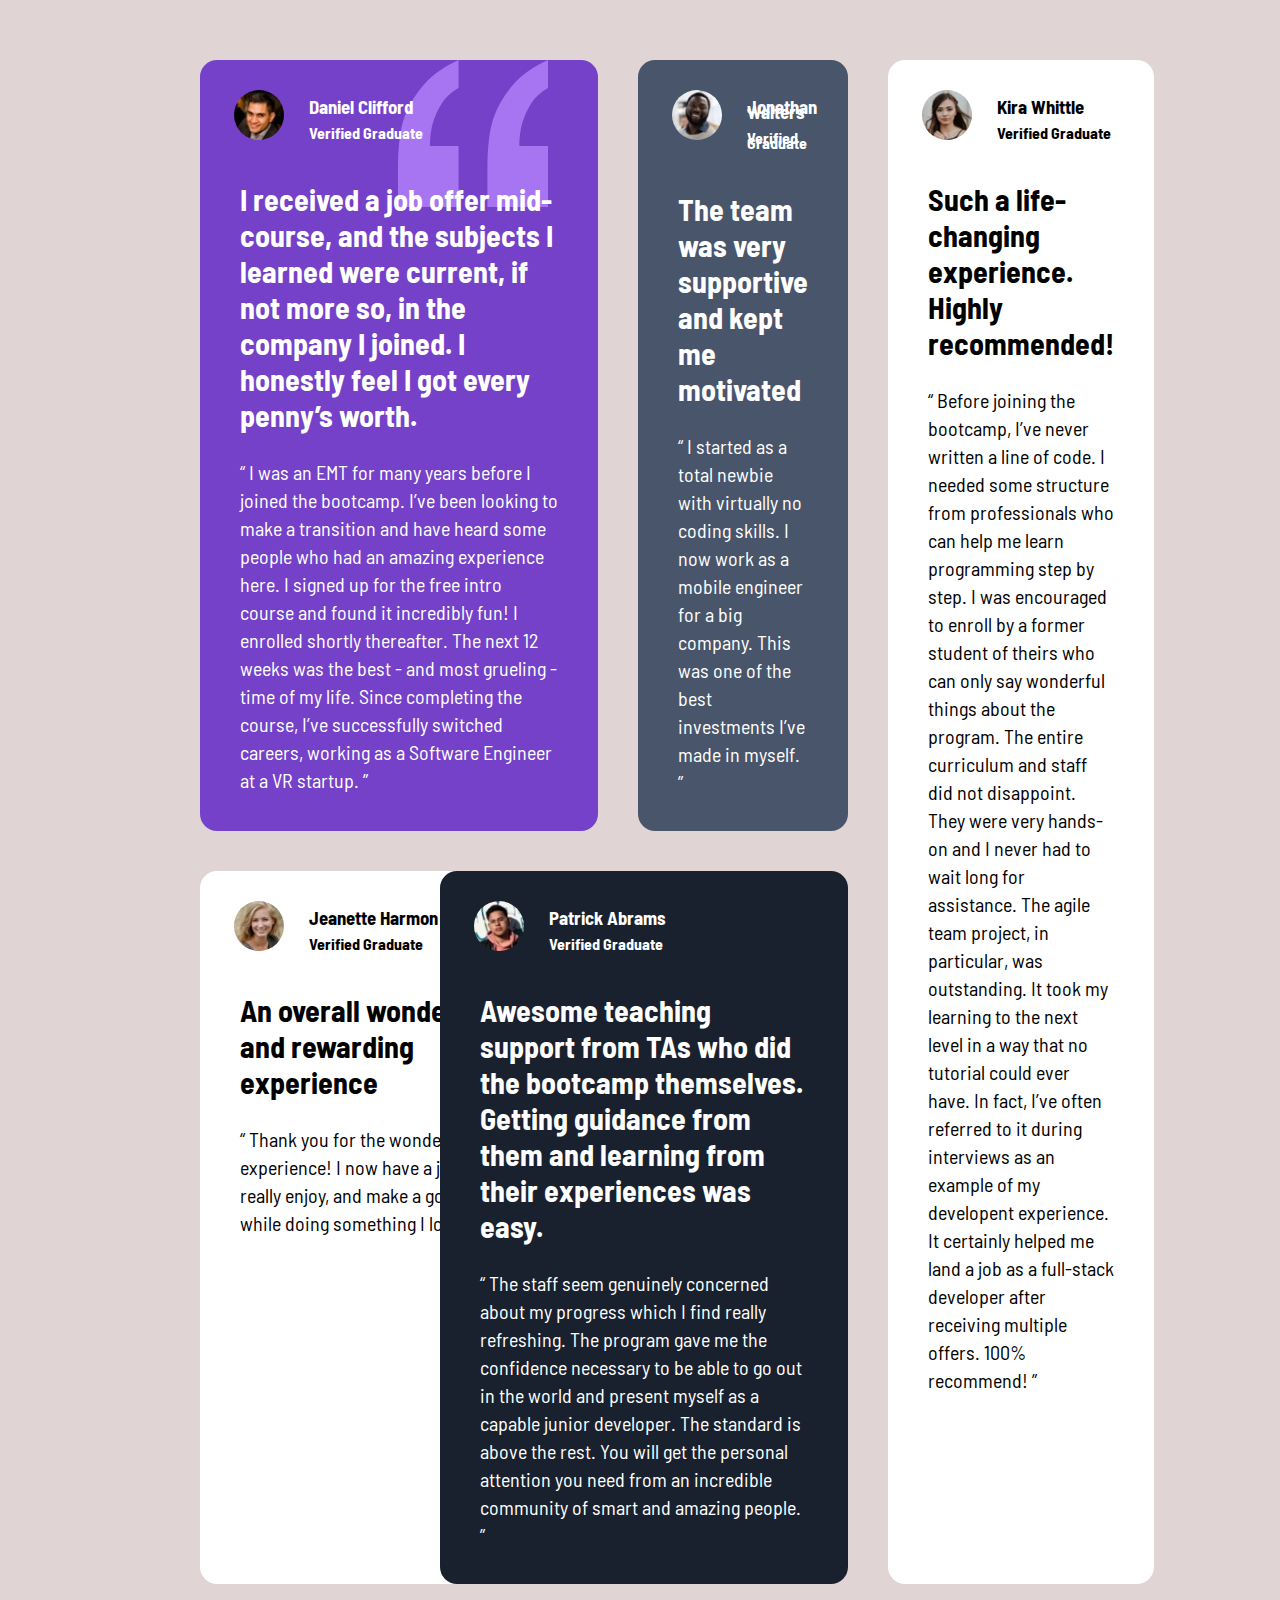
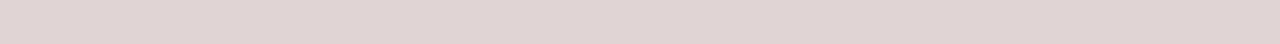
<file: 1-testimonialsGridSectionMain/index.html>
<!DOCTYPE html>
<html lang="en">
<head>
  <meta charset="UTF-8">
  <meta name="viewport" content="width=device-width, initial-scale=1.0"> <!-- displays site properly based on user's device -->
  <link rel="preconnect" href="https://fonts.googleapis.com">
  <link rel="preconnect" href="https://fonts.gstatic.com" crossorigin>
  <link href="https://fonts.googleapis.com/css2?family=Barlow+Semi+Condensed:wght@300&display=swap" rel="stylesheet">
  <link rel="icon" type="image/png" sizes="32x32" href="./images/favicon-32x32.png">
  <link rel="stylesheet" href="css/style.css">
  <title>Frontend Mentor | Testimonial Grid Section Main</title>

  <!-- Feel free to remove these styles or customise in your own stylesheet 👍 -->
  <style>
    .attribution { font-size: 11px; text-align: center; }
    .attribution a { color: hsl(228, 45%, 44%); }
  </style>
</head>
<body>
  <div class="section">
      <div class="individual p1">
        <div class="personalData">
          <img src="images/image-daniel.jpg" alt="">
          <div class="info">
            <h3>Daniel Clifford</h3>
            <h4>Verified Graduate</h4>
          </div>
        </div>
        <div class="testimony">
          <h2>I received a job offer mid-course, and the subjects I learned were current, if not more so, 
            in the company I joined. I honestly feel I got every penny’s worth.
          </h2>
          <p>“ I was an EMT for many years before I joined the bootcamp. I’ve been looking to make a 
            transition and have heard some people who had an amazing experience here. I signed up 
            for the free intro course and found it incredibly fun! I enrolled shortly thereafter. 
            The next 12 weeks was the best - and most grueling - time of my life. Since completing 
            the course, I’ve successfully switched careers, working as a Software Engineer at a VR startup. ”
          </p>
        </div>
      </div>
      <div class="individual p2">
        <div class="personalData">
          <img src="images/image-jonathan.jpg" alt="">
          <div class="info">
            <h3>Jonathan Walters</h3>
            <h4>Verified Graduate</h4>
          </div>
        </div>
        <div class="testimony">
          <h2>The team was very supportive and kept me motivated </h2>
          <p>“ I started as a total newbie with virtually no coding skills. I now work as a mobile engineer 
            for a big company. This was one of the best investments I’ve made in myself. ”
           </p>
        </div>
      </div>
      <div class="individual p3">
        <div class="personalData">
          <img src="images/image-kira.jpg" alt="">
          <div class="info">
            <h3>Kira Whittle</h3>
            <h4>Verified Graduate</h4>
          </div>
        </div>
        <div class="testimony">
          <h2> Such a life-changing experience. Highly recommended!</h2>
          <p> “ Before joining the bootcamp, I’ve never written a line of code. I needed some structure from 
            professionals who can help me learn programming step by step. I was encouraged to enroll by a former 
            student of theirs who can only say wonderful things about the program. The entire curriculum and staff 
            did not disappoint. They were very hands-on and I never had to wait long for assistance. The agile team 
            project, in particular, was outstanding. It took my learning to the next level in a way that no tutorial 
            could ever have. In fact, I’ve often referred to it during interviews as an example of my developent 
            experience. It certainly helped me land a job as a full-stack developer after receiving multiple offers. 
            100% recommend! ”</p>
        </div>
      </div>
      <div class="individual p4">
        <div class="personalData">
          <img src="images/image-jeanette.jpg" alt="">
          <div class="info">
            <h3>Jeanette Harmon</h3>
            <h4>Verified Graduate</h4>
          </div>
        </div>
        <div class="testimony">
          <h2> An overall wonderful and rewarding experience </h2>
          <p>“ Thank you for the wonderful experience! I now have a job I really enjoy, and make a good living 
            while doing something I love. ”</p>
        </div>
      </div>
      <div class="individual p5">
        <div class="personalData">
          <img src="images/image-patrick.jpg" alt="">
          <div class="info">
            <h3>Patrick Abrams</h3>
            <h4>Verified Graduate</h4>
          </div>
        </div>
        <div class="testimony">
          <h2>Awesome teaching support from TAs who did the bootcamp themselves. Getting guidance from them and 
            learning from their experiences was easy.</h2>
          <p> “ The staff seem genuinely concerned about my progress which I find really refreshing. The program 
            gave me the confidence necessary to be able to go out in the world and present myself as a capable 
            junior developer. The standard is above the rest. You will get the personal attention you need from 
            an incredible community of smart and amazing people. ”</p>
        </div>
      </div>
  </div>


  <!-- <div class="attribution">
    Challenge by <a href="https://www.frontendmentor.io?ref=challenge" target="_blank">Frontend Mentor</a>. 
    Coded by <a href="#">Meda Vyshnavi</a>.
  </div> -->
</body>
</html>
</file>
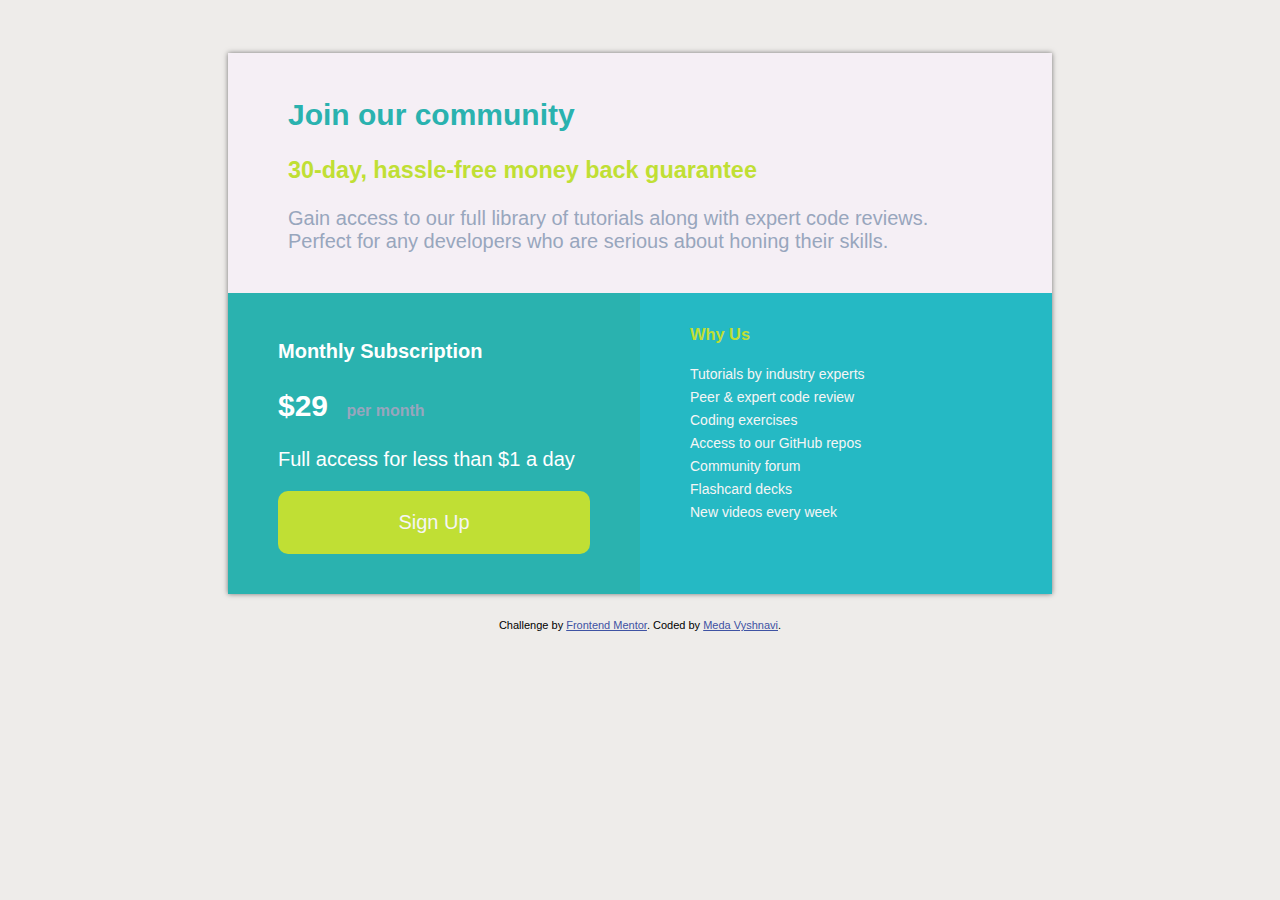
<file: 10_singlePriceGridComponentMaster/index.html>
<!DOCTYPE html>
<html lang="en">
<head>
  <meta charset="UTF-8">
  <meta name="viewport" content="width=device-width, initial-scale=1.0"> <!-- displays site properly based on user's device -->
  <link rel="stylesheet" href="style.css">
  <link rel="icon" type="image/png" sizes="32x32" href="./images/favicon-32x32.png">
  <link rel="stylesheet" href="https://fonts.google.com/specimen/Karla">
  <title>Frontend Mentor | Single Price Grid Component</title>

  <!-- Feel free to remove these styles or customise in your own stylesheet 👍 -->
  <style>
    .attribution { font-size: 11px; text-align: center; }
    .attribution a { color: hsl(228, 45%, 44%); }
  </style>
</head>
<body>
    <div class="container">
      <div class=" box top">
        <h2 class="header">Join our community</h2>
        <h3>30-day, hassle-free money back guarantee</h3>
        <p>Gain access to our full library of tutorials along with expert code reviews. 
          Perfect for any developers who are serious about honing their skills.</p>
      </div>
      <div class="box left">
          <h4> Monthly Subscription</h4>
          <h2>&dollar;29 <span>per month</span></h2>
          <p>Full access for less than &dollar;1 a day</p>
          <button>Sign Up</button>
      </div>

      <div class="box right">
        <h3> Why Us</h3>
        <p class="description">Tutorials by industry experts</p>
        <p> Peer &amp; expert code review</p>
        <p> Coding exercises</p>
        <p> Access to our GitHub repos</p>
        <p> Community forum</p>
        <p> Flashcard decks</p>
        <p>  New videos every week</p>
      </div>
    </div>

  <footer>
    <p class="attribution">
      Challenge by <a href="https://www.frontendmentor.io?ref=challenge" target="_blank">Frontend Mentor</a>. 
      Coded by <a href="#">Meda Vyshnavi</a>.
    </p>
  </footer>
</body>
</html>
</file>
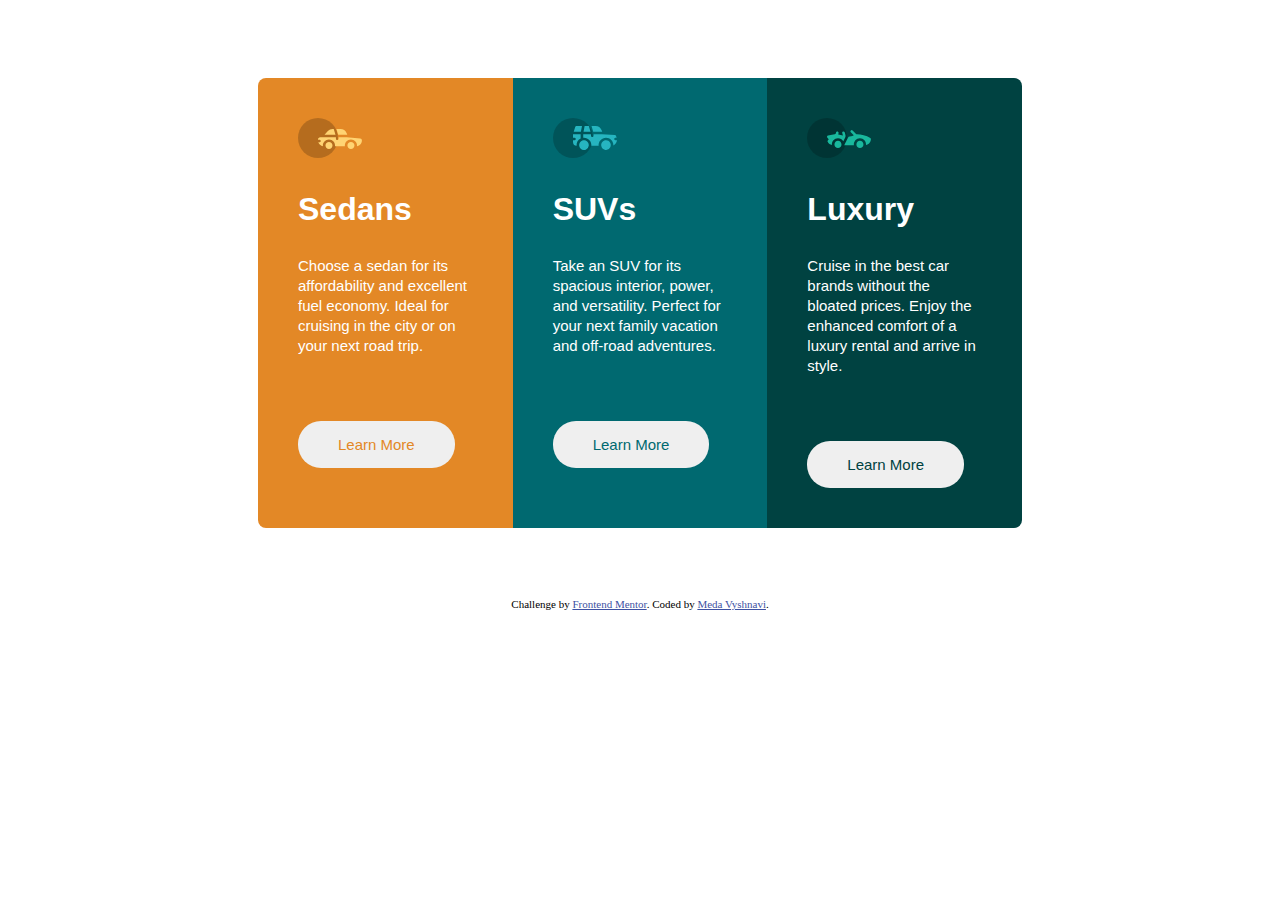
<file: 11-3columnPreviewCardComponentMain/index.html>
<!DOCTYPE html>
<html lang="en">
<head>
  <meta charset="UTF-8">
  <meta name="viewport" content="width=device-width, initial-scale=1.0"> <!-- displays site properly based on user's device -->

  <link rel="icon" type="image/png" sizes="32x32" href="./images/favicon-32x32.png">
  <link rel="stylesheet" href="style.css">
  <title>Frontend Mentor | 3-column preview card component</title>

  <!-- Feel free to remove these styles or customise in your own stylesheet 👍 -->
  <style>
    .attribution { font-size: 11px; text-align: center; }
    .attribution a { color: hsl(228, 45%, 44%); }
  </style>
</head>
<body>
  <div class="container">
      <div class=" cars sedan">
        <img src="images/icon-sedans.svg" alt="">
        <h1>Sedans</h1>
        <p>Choose a sedan for its affordability and excellent fuel economy. Ideal for cruising in the city 
          or on your next road trip.</p> 
          <button>Learn More</button>
      </div>
  
      <div class="cars suv">
        <img src="images/icon-suvs.svg" alt="">
        <h1>SUVs</h1>
        <p>Take an SUV for its spacious interior, power, and versatility. Perfect for your next family vacation 
          and off-road adventures.</p> 
        <button>Learn More</button>
      </div>
  
      <div class="cars luxury">
        <img src="images/icon-luxury.svg" alt="">
        <h1>Luxury</h1>
        <p>Cruise in the best car brands without the bloated prices. Enjoy the enhanced comfort of a luxury 
          rental and arrive in style.</p> 
        <button>Learn More</button>
      </div>
  </div>
    
  
  <div class="attribution">
    Challenge by <a href="https://www.frontendmentor.io?ref=challenge" target="_blank">Frontend Mentor</a>. 
    Coded by <a href="#">Meda Vyshnavi</a>.
  </div>
</body>
</html>
</file>
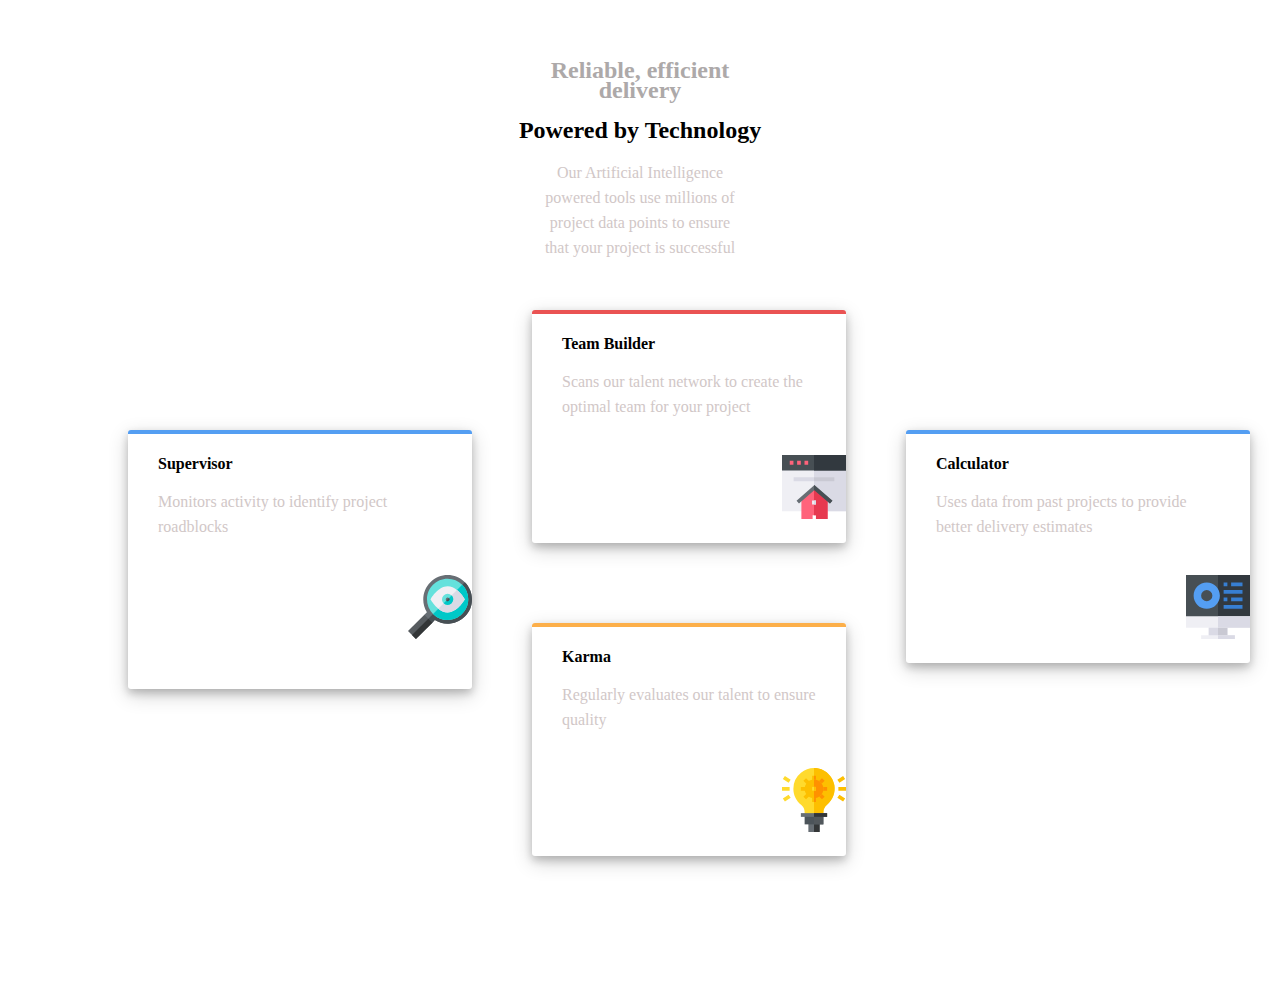
<file: 13-fourCardFeatureSectionMaster/index.html>
<!DOCTYPE html>
<html lang="en">
<head>
  <meta charset="UTF-8">
  <meta name="viewport" content="width=device-width, initial-scale=1.0"> <!-- displays site properly based on user's device -->

  <link rel="icon" type="image/png" sizes="32x32" href="./images/favicon-32x32.png">
  <link rel="preconnect" href="https://fonts.googleapis.com">
  <link rel="preconnect" href="https://fonts.gstatic.com" crossorigin>
  <link href="https://fonts.googleapis.com/css2?family=Poppins" rel="stylesheet">
  <link rel="stylesheet" href="css/style.css">
  <title>Frontend Mentor | Four card feature section</title>

  <!-- Feel free to remove these styles or customise in your own stylesheet 👍 -->
  <style>
    .attribution { font-size: 11px; text-align: center; }
    .attribution a { color: hsl(228, 45%, 44%); }
  </style>
</head>
<body>
      <div class="container">      
        <div class="section">
          <h2><span>Reliable, efficient delivery</span></h2>
          <h2>Powered by Technology</h2>
          <p>Our Artificial Intelligence powered tools use millions of project data points 
            to ensure that your project is successful</p>
        </div>
        <div class="main-section">
          <div class="left">
            <h4>Supervisor</h4>
            <p>Monitors activity to identify project roadblocks</p>
            <img src="images/icon-supervisor.svg" alt="">
          </div>
          <div class="center">
            <div class="theme1">
              <h4> Team Builder</h4>
              <p>Scans our talent network to create the optimal team for your project</p>
              <img src="images/icon-team-builder.svg" alt="">
            </div>
            <div class="theme2">
              <h4>Karma</h4>
              <p> Regularly evaluates our talent to ensure quality</p>
              <img src="images/icon-karma.svg" alt="">
            </div>
          </div>
          <div class="right">
            <h4>Calculator</h4>
            <p>Uses data from past projects to provide better delivery estimates</p>
            <img src="images/icon-calculator.svg" alt="">
          </div>
        </div>
      </div>

  
  <!-- <footer>
    <p class="attribution">
      Challenge by <a href="https://www.frontendmentor.io?ref=challenge" target="_blank">Frontend Mentor</a>. 
      Coded by <a href="#">Your Name Here</a>.
    </p>
  </footer> -->
</body>
</html>
</file>
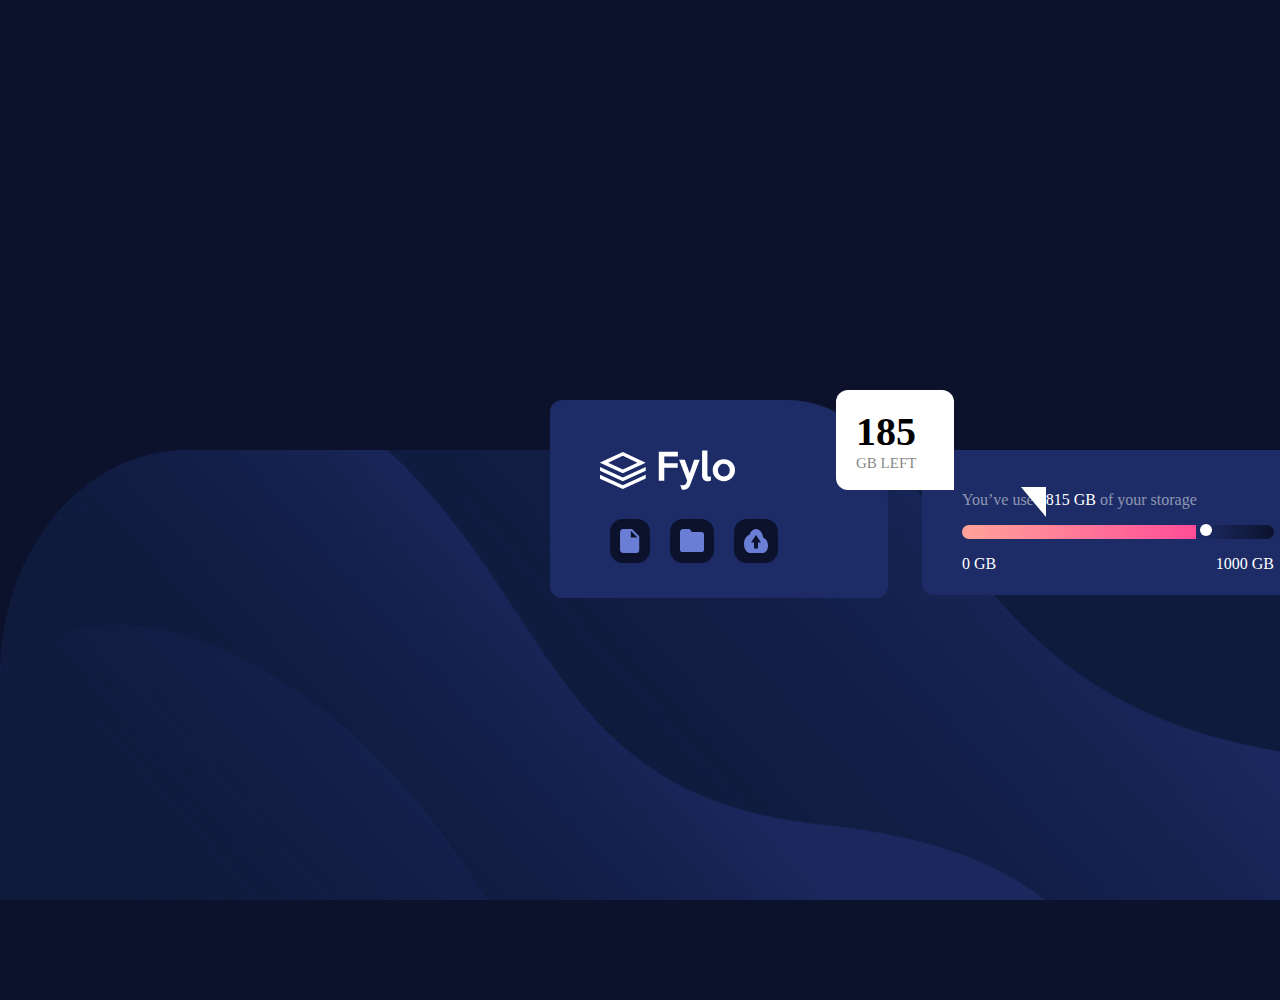
<file: 2-fyloDataStorageComponentMaster/index.html>
<!DOCTYPE html>
<html lang="en">
<head>
  <meta charset="UTF-8">
  <meta name="viewport" content="width=device-width, initial-scale=1.0"> <!-- displays site properly based on user's device -->

  <link rel="icon" type="image/png" sizes="32x32" href="./images/favicon-32x32.png">
  <link rel="stylesheet" href="css/style.css">
  <title>Frontend Mentor | Fylo data storage component</title>

  <!-- Feel free to remove these styles or customise in your own stylesheet 👍 -->
  <style>
    .attribution { font-size: 11px; text-align: center; }
    .attribution a { color: hsl(228, 45%, 44%); }
  </style>
</head>
<body>
  <div class="section">
    <div class="left">
      <div class="logo">
        <img src="images/logo.svg" alt="">
        <div class="icons">
          <img class="icon" src="images/icon-document.svg" alt="">
          <img class="icon" src="images/icon-folder.svg" alt="">
          <img class="icon" src="images/icon-upload.svg" alt="">
        </div>
      </div>
    </div>
    <div class="bubbleBox">
      <p> <span class="bold">185</span> GB LEFT</p>
      <div class="triangle"></div>
    </div>
    <div class="right">
      <p class="usage">You’ve used <span>815 GB</span> of your storage</p>
      <div class="scroll">
        <div class="bar"></div>
        <div class="dot"></div>
         <div class="data">
          <p>0 GB</p>
          <p>1000 GB</p>
         </div> 
      </div>
    </div>
  </div>
  
  <!-- <div class="attribution">
    Challenge by <a href="https://www.frontendmentor.io?ref=challenge" target="_blank">Frontend Mentor</a>. 
    Coded by <a href="#">Your Name Here</a>.
  </div> -->
</body>
</html>
</file>
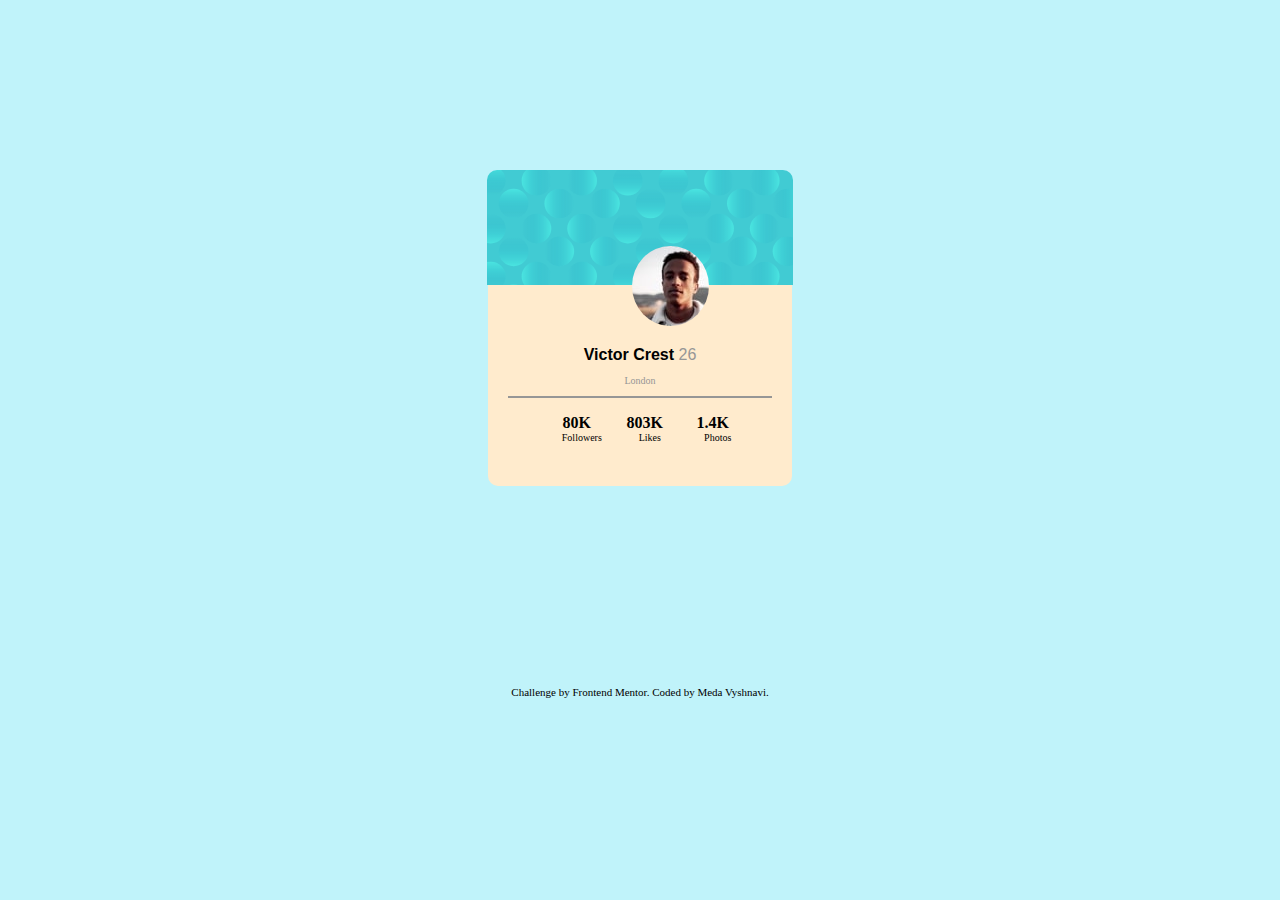
<file: 9_profileCardComponentMain/index.html>
<!DOCTYPE html>
<html lang="en">
<head>
  <meta charset="UTF-8">
  <meta name="viewport" content="width=device-width, initial-scale=1.0"> <!-- displays site properly based on user's device -->

  <link rel="icon" type="image/png" sizes="32x32" href="./images/favicon-32x32.png">
  <link rel="stylesheet" href="style.css">
  <link rel="stylesheet" href="https://fonts.google.com/specimen/Kumbh+Sans">
  <title>Frontend Mentor | Profile card component</title>

  <!-- Feel free to remove these styles or customise in your own stylesheet 👍 -->
  <style>
    .attribution { font-size: 11px; text-align: center; margin-top: 200px;}
    .attribution a { color: black; text-decoration: none}
  </style>
</head>
<body>
  <div class="container">
    <div class="top">
      <h1></h1>
    </div>
    <div class="bottom">
     
      <h4>Victor Crest <span>26</span></h4>
      <p>London</p>
      <footer></footer>
      <ul class="stats">
        <li><b>80K</b> Followers </li>
        <li><b>803K</b> Likes</li>
        <li><b>1.4K</b> Photos</li>
      </ul>
    
    </div>
  </div>
  <div class="image">
    <h3></h3>
  </div>
  <div class="attribution">
    Challenge by <a href="https://www.frontendmentor.io?ref=challenge" target="_blank">Frontend Mentor</a>. 
    Coded by <a href="#">Meda Vyshnavi</a>.
  </div>
</body>
</html>
</file>
<file: 1-testimonialsGridSectionMain/css/style.css>
body {
  padding: 0;
  margin: 0;
  background-color: #e0d4d4;
  font-family: 'Barlow Semi Condensed', sans-serif;
}

.section {
  display: grid;
  grid-template-columns: 1.5fr 1fr 1fr 1fr;
  grid-gap: 40px;
  margin: 60px 200px;
  color: white;
  height: 50%;
}

.individual {
  border-radius: 17px;
  padding: 15px 30px;
}

.individual.p1 {
  grid-column: span 2;
  background-color: #7541c8;
  background-image: url("../images/bg-pattern-quotation.svg");
  background-repeat: no-repeat;
  background-position: 80% 0%;
  background-size: 150px;
  margin-bottom: 120px;
}

.individual.p2 {
  background-color: #48556a;
  margin-bottom: 120px;
}

.individual.p3 {
  background-color: white;
  color: black;
}

.individual.p4 {
  background-color: white;
  color: black;
  width: 290px;
  margin-top: -120px;
}

.individual.p5 {
  grid-column: 2/4;
  background-color: #19212e;
  margin-left: -150px;
  margin-top: -120px;
}

.individual.p3 {
  grid-row: span 2;
}

.personalData {
  display: flex;
}

img {
  border-radius: 50%;
  height: 50px;
  margin-top: 15px;
  margin-left: 4px;
}

.info {
  margin-left: 25px;
  line-height: 5px;
  padding-top: 10px;
}

p {
  font-size: 20px;
  line-height: 28px;
}

h2 {
  font-size: 30px;
}

.testimony {
  padding: 0 10px;
}
/*# sourceMappingURL=style.css.map */
</file>
<file: 10_singlePriceGridComponentMaster/style.css>
:root{
    --cyan: hsl(179, 62%, 43%);
    --brightYellow: hsl(71, 73%, 54%);
    --lightgray: hsl(204, 43%, 93%);
    --grayishBlue: hsl(218, 22%, 67%);
}

body{
    padding: 20px;
    background-color:rgb(238, 236, 234);
    font-size: 20px;
    font-family: Arial, Helvetica, sans-serif;
}
.container{
    display:grid;
    grid-template-columns: repeat(4,1fr);
    margin: 25px 200px;
    box-shadow: 0 0 5px rgba(0, 0, 0, 0.5);
}

.box{
    padding: 30px;
}

.top{
    background-color:rgb(245, 239, 245);
    grid-column: span 4;
    color:var(--grayishBlue);
    padding: 20px 60px;
}

.left{
    background-color: var(--cyan);
    grid-column: span 2;
    color: white;
    padding: 20px 50px;
}

.right{
    background-color: rgb(37, 185, 196);
    grid-column: span 2;
    color:whitesmoke;
    padding: 20px 50px;
    font-size: 14px;
    line-height: 9px;
}

button{
    background-color: var(--brightYellow);
    padding: 20px 0;
    width: 100%;
    border: none;
    border-radius: 10px;
    font-size: 20px;
    color: whitesmoke;
    margin-bottom: 20px;
}

button:hover{
    background-color: whitesmoke;
    color: rgb(124, 192, 22)
}
span{
    font-size: 16px;
    padding-left: 10px;
    color: var(--grayishBlue);
}

.description{
    padding-top: 15px;
}

.header{
    color: var(--cyan);
}

h3{
    color: var(--brightYellow);
}

@media(max-width:850px){
    .container{
        grid-template-columns: 1fr;
    }
    .top{
        grid-column:  1/2;
    }

    .left{
        grid-column: 1/2;
    }
}
</file>
<file: 11-3columnPreviewCardComponentMain/style.css>
.container{
    display: grid;
    grid-template-columns: repeat(3,1fr);
    grid-template-rows: 450px;
    padding: 70px 250px;
    color: white;
    font-family: Arial, Helvetica, sans-serif;
    line-height: 20px;
}

.cars{
    padding: 40px 40px;
}

p{
    font-size: 15px;
}

h1{
    padding:15px 0px;
}
.sedan{
    background-color: hsl(31, 77%, 52%);
    border-bottom-left-radius: 8px;
    border-top-left-radius: 8px;
}

.suv{
    background-color: hsl(184, 100%, 22%);
}

.luxury{
    background-color: hsl(179, 100%, 13%);
    border-bottom-right-radius: 8px;
    border-top-right-radius: 8px;
}

button{
    margin-top: 50px;
    padding: 15px 40px;
    border-radius: 23px;
    font-size: 15px;
    border: none;
}

.suv button {
    color: hsl(184, 100%, 22%);
}

.sedan button{
    color:  hsl(31, 77%, 52%);
}

.luxury button{
    color:hsl(179, 100%, 13%);
}

.sedan button:hover{
    color: white;
    background-color: hsl(31, 77%, 52%);
    border: 1px solid white;
}

.suv button:hover{
    color: white;
    background-color:hsl(184, 100%, 22%);
    border: 1px solid white;
}

.luxury button:hover{
    color: white;
    background-color: hsl(179, 100%, 13%);
    border: 1px solid white;
}

@media(max-width:800px){
    .container{
        grid-template-columns: 1fr;
    }

    .sedan{
        background-color: hsl(31, 77%, 52%);
        border-top-left-radius: 8px;
        border-top-right-radius: 8px;
        border-bottom-left-radius: 0px;
    }

    .luxury{
        background-color: hsl(179, 100%, 13%);
        border-bottom-right-radius: 8px;
        border-top-right-radius: 0px;
        border-bottom-left-radius: 8px;
    }
}
</file>
<file: 13-fourCardFeatureSectionMaster/css/style.css>
.body {
  padding: 0;
  margin: 0;
  font-size: 20px;
  font-family: Arial, Helvetica, sans-serif;
}

.container {
  margin: 60px 100px;
  justify-content: center;
  align-items: center;
}

.section {
  text-align: center;
  padding: 0 400px;
  margin: 50px 0;
}

.main-section {
  display: flex;
  grid-template-columns: 1fr 1fr 1fr;
  grid-gap: 20px;
}

.left {
  border-top: 4px solid #549ef2;
  border-radius: 3px;
  margin: 120px 20px;
  width: 80%;
  height: 80%;
  box-shadow: 0 4px 8px 0 rgba(0, 0, 0, 0.2), 0 6px 20px 0 rgba(0, 0, 0, 0.19);
  padding-bottom: 26px;
}

.left img {
  padding-left: 280px;
  padding-top: 20px;
  padding-bottom: 20px;
}

.right {
  border-top: 4px solid #549ef2;
  border-radius: 3px;
  width: 80%;
  height: 80%;
  margin: 120px 20px;
  box-shadow: 0 4px 8px 0 rgba(0, 0, 0, 0.2), 0 6px 20px 0 rgba(0, 0, 0, 0.19);
}

.right img {
  padding-top: 20px;
  padding-bottom: 20px;
  padding-left: 280px;
}

.center {
  display: flex;
  flex-direction: column;
  width: 80%;
}

.theme1 {
  border-top: 4px solid #ea5353;
  border-radius: 3px;
  height: 80%;
  margin: 0 20px;
  box-shadow: 0 4px 8px 0 rgba(0, 0, 0, 0.2), 0 6px 20px 0 rgba(0, 0, 0, 0.19);
}

.theme1 img {
  padding-left: 250px;
  padding-top: 20px;
  padding-bottom: 20px;
}

.theme2 {
  border-top: 4px solid #fcaf4a;
  border-radius: 3px;
  height: 80%;
  margin: 80px 20px;
  box-shadow: 0 4px 8px 0 rgba(0, 0, 0, 0.2), 0 6px 20px 0 rgba(0, 0, 0, 0.19);
}

.theme2 img {
  padding-top: 20px;
  padding-bottom: 20px;
  padding-left: 250px;
}

h2 {
  line-height: 20px;
}

span {
  color: #ada9a9;
}

p {
  line-height: 25px;
  padding: 0 30px;
  color: #d1c7c7;
}

h4 {
  padding: 0 30px;
  margin-bottom: 10px;
}
/*# sourceMappingURL=style.css.map */
</file>
<file: 2-fyloDataStorageComponentMaster/css/style.css>
* {
  box-sizing: border-box;
}

body {
  margin: 0;
  padding: 0;
  overflow: hidden;
  background-color: #0c122c;
  background-image: url(../images/bg-desktop.png);
  background-repeat: no-repeat;
  background-position: bottom;
  background-attachment: fixed;
  background-size: 100% 50%;
  color: white;
}

.section {
  display: flex;
  margin: 500px 150px;
  align-items: center;
  justify-content: center;
  position: relative;
}

.left {
  background-color: #1d2c67;
  position: absolute;
  top: -100px;
  padding: 50px 20px 20px 50px;
  padding-right: 100px;
  border-radius: 12px;
  border-top-right-radius: 100px;
  left: 400px;
}

.icons {
  display: flex;
  justify-content: space-around;
  padding: 25px 0 15px;
}

.icon {
  background-color: #0c122c;
  padding: 10px;
  border-radius: 13px;
  margin: 0 10px;
}

.right {
  position: absolute;
  top: -50px;
  left: 47rem;
  width: 40%;
  border-radius: 12px;
  height: 145px;
  background-color: #1d2c67;
  padding: 25px 40px;
  margin-left: 20px;
}

.bar {
  width: 100%;
  border-radius: 10px;
  padding: 7px;
  float: center;
  background: linear-gradient(to right, #ffa399, #ff4d97 75%, #1d2c67 75%, #0c122c 100%);
  background-color: #0c122c;
}

.dot {
  padding: 6px;
  width: 1%;
  border-radius: 50px;
  background-color: white;
  top: 74px;
  left: 71%;
  position: absolute;
}

.data {
  display: flex;
  justify-content: space-between;
}

.usage {
  font-weight: 400;
  color: rgba(255, 255, 255, 0.5);
}

span {
  color: white;
}

.bubbleBox {
  padding: 3px 20px;
  width: 12%;
  position: absolute;
  top: -110px;
  left: 70%;
  background-color: white;
  border-radius: 12px;
  border-bottom-right-radius: 0px;
  color: black;
  z-index: 50;
}

.bubbleBox p {
  color: rgba(0, 0, 0, 0.5);
  font-size: 15px;
}

.bold {
  font-size: 40px;
  font-weight: bold;
  color: black;
  padding-right: 10px;
}

.triangle {
  width: 0;
  height: 0;
  border-top: 30px solid white;
  border-left: 25px solid transparent;
  left: 185px;
  position: absolute;
}
/*# sourceMappingURL=style.css.map */
</file>
<file: 9_profileCardComponentMain/style.css>
body{
    background-color: #c0f3fa;
    font-family: Kumbh Sans;
}

.container{
    display:grid;
    grid-template-rows: 2fr 3.5fr;
    justify-items: center;
    position: relative;
    margin-top: 170px;
    
}

.image{
    width: 6%;
    height: 80px;
    border-radius: 50%;
    position: absolute;
    margin-left:624px;
    margin-top: -240px;
    background-image: url('images/image-victor.jpg');
}

 .top{
    background-image: url('images/bg-pattern-card.svg');
    height: 95px;
    padding: 10px 92px;
    border-top-left-radius: 10px;
    border-top-right-radius: 10px;
 }

.top h1{
    padding: 0 61px;
}

.bottom{
     background-color: blanchedalmond;
     padding: 20px 20px;
     border-bottom-left-radius: 10px;
     border-bottom-right-radius: 10px;
} 

.bottom h4{
    text-align: center;
    padding-top: 20px;
    font-family: Arial, Helvetica, sans-serif;
}

span{
    font-weight: normal;
    color:hsl(0, 0%, 59%);
}

p{
    text-align:center;
    margin-top:-11px;
    font-size: 10px;
    color: hsl(0, 0%, 59%);
}
b{
    font-size:16px;
    padding-right: 10px;
}
li{
    float: left;
    list-style-type: none;
    width: 30.3%;
    font-size: 10px;
    text-align: center;
}

footer{
    border: 1px solid hsl(0, 0%, 59%)
}
</file>
